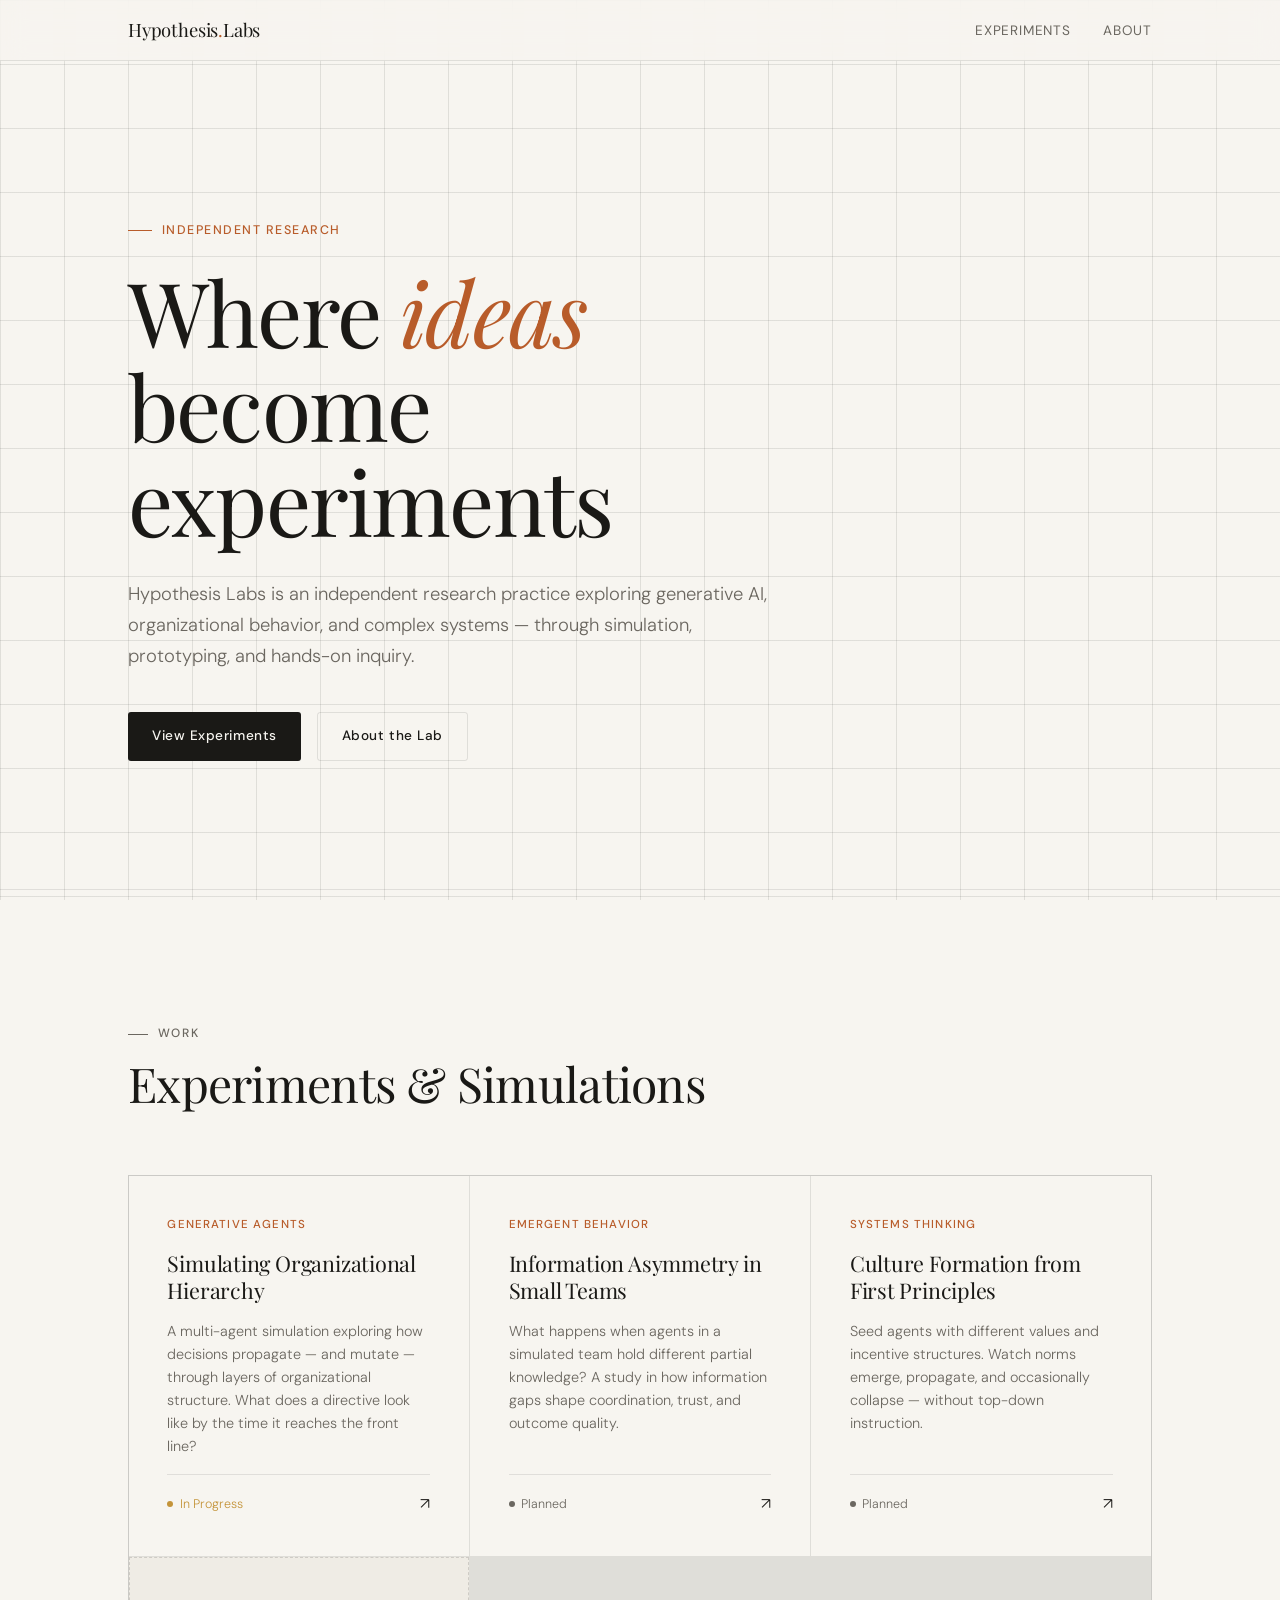
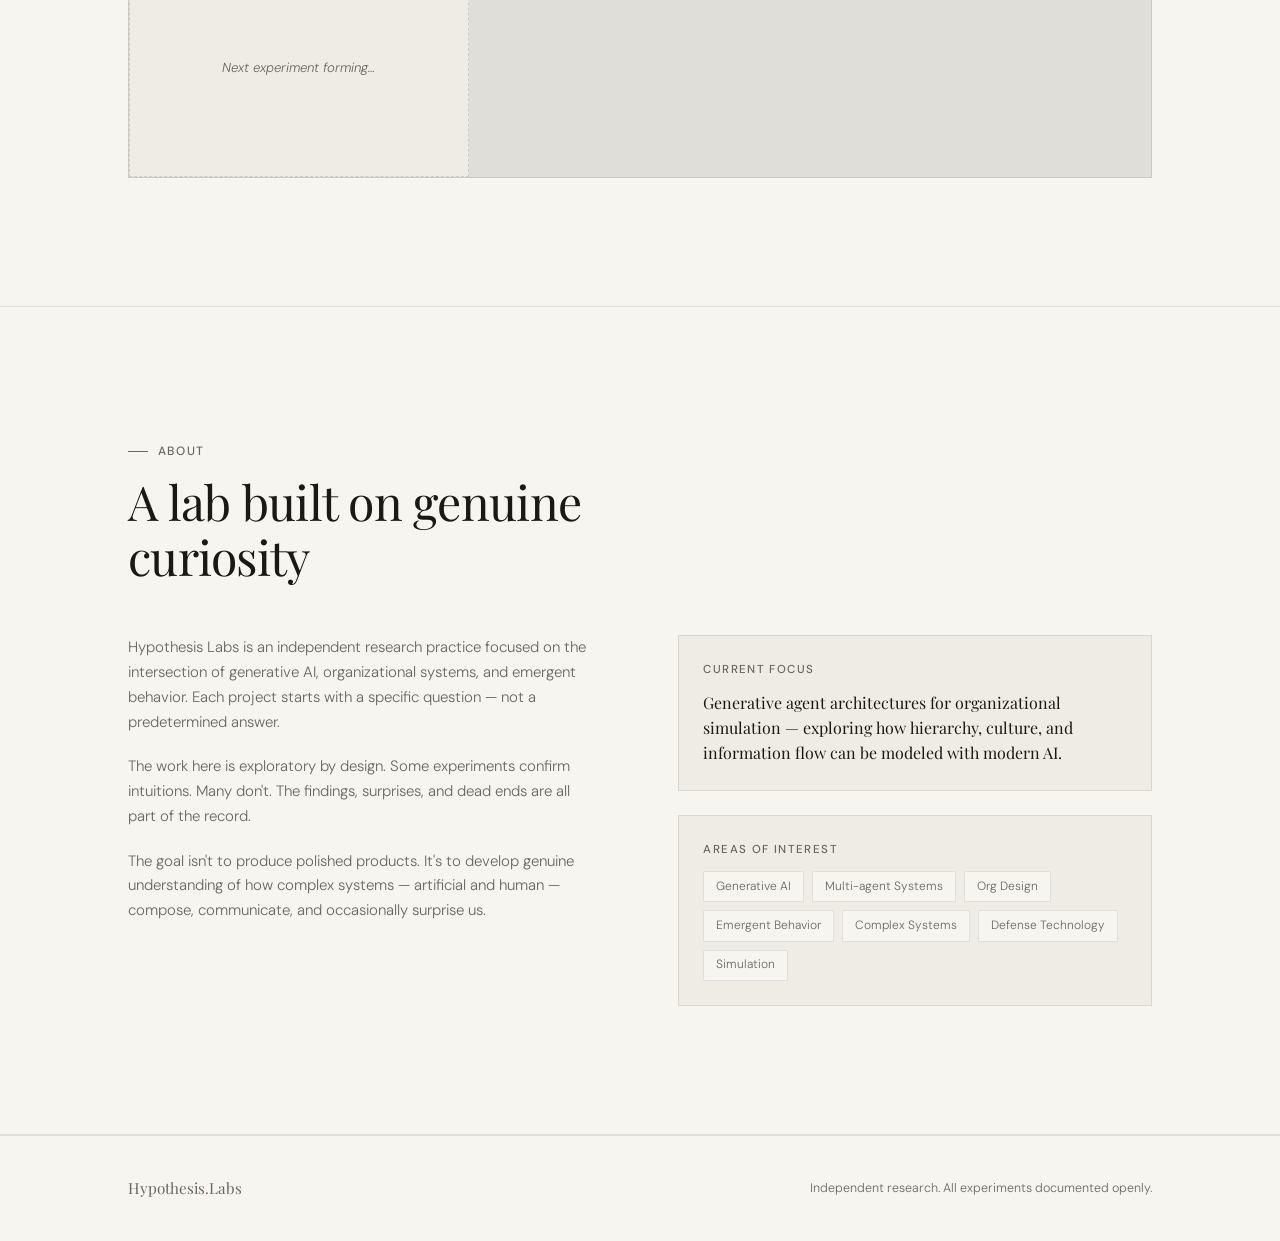
<file: index.html>
<!DOCTYPE html>
<html lang="en">
<head>
  <meta charset="UTF-8" />
  <meta name="viewport" content="width=device-width, initial-scale=1.0" />
  <meta name="description" content="Hypothesis Labs — Independent research exploring generative AI, organizational behavior, and complex systems." />
  <title>Hypothesis Labs</title>
  <link rel="preconnect" href="https://fonts.googleapis.com" />
  <link rel="preconnect" href="https://fonts.gstatic.com" crossorigin />
  <link href="https://fonts.googleapis.com/css2?family=Playfair+Display:ital,wght@0,400;0,500;1,400&family=DM+Sans:wght@300;400;500&display=swap" rel="stylesheet" />
  <link rel="stylesheet" href="style.css" />
  <link rel="icon" href="favicon.svg" type="image/svg+xml" />

  <style>
    /* ─── HOME-SPECIFIC STYLES ─── */
    section { padding: clamp(4rem, 10vw, 8rem) 0; }

    #hero {
      padding-top: calc(60px + clamp(5rem, 12vw, 10rem));
      padding-bottom: clamp(4rem, 10vw, 8rem);
      border-bottom: 1px solid var(--rule);
    }
    .hero-eyebrow {
      display: inline-flex;
      align-items: center;
      gap: 0.6rem;
      font-size: 0.78rem;
      font-weight: 500;
      letter-spacing: 0.12em;
      text-transform: uppercase;
      color: var(--accent);
      margin-bottom: 1.5rem;
      opacity: 0;
      animation: fadeUp 0.7s 0.1s forwards;
    }
    .hero-eyebrow::before {
      content: ''; display: block;
      width: 24px; height: 1px;
      background: var(--accent);
    }
    .hero-title {
      font-family: var(--serif);
      font-size: clamp(2.8rem, 7vw, 6rem);
      font-weight: 400;
      line-height: 1.05;
      letter-spacing: -0.02em;
      max-width: 14ch;
      opacity: 0;
      animation: fadeUp 0.7s 0.2s forwards;
    }
    .hero-title em { font-style: italic; color: var(--accent); }
    .hero-sub {
      margin-top: 2rem;
      max-width: 50ch;
      font-size: clamp(1rem, 1.5vw, 1.15rem);
      color: var(--ink-muted);
      line-height: 1.7;
      opacity: 0;
      animation: fadeUp 0.7s 0.35s forwards;
    }
    .hero-cta {
      margin-top: 2.5rem;
      display: flex;
      gap: 1rem;
      flex-wrap: wrap;
      opacity: 0;
      animation: fadeUp 0.7s 0.5s forwards;
    }

    #experiments { border-bottom: 1px solid var(--rule); }
    .experiments-header {
      display: flex;
      align-items: flex-end;
      justify-content: space-between;
      margin-bottom: clamp(2.5rem, 5vw, 4rem);
      gap: 2rem;
      flex-wrap: wrap;
    }
    .experiments-grid {
      display: grid;
      grid-template-columns: repeat(auto-fill, minmax(320px, 1fr));
      gap: 1.5px;
      background: var(--rule);
      border: 1px solid var(--rule);
    }
    .experiment-card {
      background: var(--bg);
      padding: clamp(1.5rem, 3vw, 2.5rem);
      display: flex;
      flex-direction: column;
      gap: 1rem;
      text-decoration: none;
      color: inherit;
      transition: background 0.2s;
      position: relative;
      overflow: hidden;
    }
    .experiment-card::after {
      content: '';
      position: absolute;
      bottom: 0; left: 0;
      height: 2px; width: 0;
      background: var(--accent);
      transition: width 0.3s ease;
    }
    .experiment-card:hover { background: var(--surface); }
    .experiment-card:hover::after { width: 100%; }
    .card-tag {
      font-size: 0.72rem;
      font-weight: 500;
      letter-spacing: 0.1em;
      text-transform: uppercase;
      color: var(--accent);
    }
    .card-title {
      font-family: var(--serif);
      font-size: clamp(1.1rem, 2vw, 1.35rem);
      font-weight: 400;
      line-height: 1.25;
      letter-spacing: -0.01em;
    }
    .card-desc {
      font-size: 0.9rem;
      color: var(--ink-muted);
      line-height: 1.6;
      flex: 1;
    }
    .card-meta {
      display: flex;
      align-items: center;
      justify-content: space-between;
      padding-top: 1rem;
      border-top: 1px solid var(--rule);
      font-size: 0.78rem;
    }
    .card-status {
      display: inline-flex;
      align-items: center;
      gap: 0.4rem;
    }
    .card-status::before {
      content: ''; display: block;
      width: 6px; height: 6px;
      border-radius: 50%;
      background: currentColor;
    }
    .status-active  { color: #4A9B6F; }
    .status-wip     { color: #C4943A; }
    .status-planned { color: var(--ink-muted); }
    .card-arrow { font-size: 1rem; transition: transform 0.2s; }
    .experiment-card:hover .card-arrow { transform: translate(3px, -3px); }

    .card-placeholder {
      background: var(--surface);
      border: 1.5px dashed rgba(26,25,22,0.15);
      display: flex;
      align-items: center;
      justify-content: center;
      min-height: 220px;
      cursor: default;
    }
    .card-placeholder span {
      font-size: 0.82rem;
      color: var(--ink-muted);
      font-style: italic;
    }

    #about { border-bottom: 1px solid var(--rule); }
    .about-grid {
      display: grid;
      grid-template-columns: 1fr 1fr;
      gap: clamp(2rem, 6vw, 6rem);
      align-items: start;
    }
    @media (max-width: 680px) { .about-grid { grid-template-columns: 1fr; } }
    .about-body p { color: var(--ink-muted); margin-bottom: 1.25rem; }
    .about-body p:last-child { margin-bottom: 0; }
    .about-aside { display: flex; flex-direction: column; gap: 1.5rem; }
    .aside-block {
      padding: 1.5rem;
      background: var(--surface);
      border: 1px solid var(--rule);
    }
    .aside-block-label {
      font-size: 0.72rem;
      font-weight: 500;
      letter-spacing: 0.12em;
      text-transform: uppercase;
      color: var(--ink-muted);
      margin-bottom: 0.75rem;
    }
    .aside-block-content {
      font-family: var(--serif);
      font-size: 1rem;
      line-height: 1.55;
    }
  </style>
</head>
<body>

  <nav>
    <div class="container">
      <a class="nav-logo" href="/">Hypothesis<span>.</span>Labs</a>
      <ul class="nav-links">
        <li><a href="#experiments">Experiments</a></li>
        <li><a href="#about">About</a></li>
      </ul>
    </div>
  </nav>

  <!-- HERO -->
  <section id="hero">
    <div class="container">
      <div class="hero-eyebrow">Independent Research</div>
      <h1 class="hero-title">Where <em>ideas</em> become experiments</h1>
      <p class="hero-sub">
        Hypothesis Labs is an independent research practice exploring generative AI, organizational behavior, and complex systems — through simulation, prototyping, and hands-on inquiry.
      </p>
      <div class="hero-cta">
        <a href="#experiments" class="btn btn-primary">View Experiments</a>
        <a href="#about" class="btn btn-secondary">About the Lab</a>
      </div>
    </div>
  </section>

  <!-- EXPERIMENTS -->
  <section id="experiments">
    <div class="container">
      <div class="experiments-header reveal">
        <div>
          <div class="section-label">Work</div>
          <h2 class="section-title">Experiments &amp; Simulations</h2>
        </div>
      </div>
      <div class="experiments-grid">

        <!-- CARD: add new experiments by duplicating this block -->
        <a href="experiments/org-hierarchy.html" class="experiment-card reveal">
          <div class="card-tag">Generative Agents</div>
          <div class="card-title">Simulating Organizational Hierarchy</div>
          <div class="card-desc">A multi-agent simulation exploring how decisions propagate — and mutate — through layers of organizational structure. What does a directive look like by the time it reaches the front line?</div>
          <div class="card-meta">
            <span class="card-status status-wip">In Progress</span>
            <span class="card-arrow">↗</span>
          </div>
        </a>

        <a href="experiments/info-asymmetry.html" class="experiment-card reveal">
          <div class="card-tag">Emergent Behavior</div>
          <div class="card-title">Information Asymmetry in Small Teams</div>
          <div class="card-desc">What happens when agents in a simulated team hold different partial knowledge? A study in how information gaps shape coordination, trust, and outcome quality.</div>
          <div class="card-meta">
            <span class="card-status status-planned">Planned</span>
            <span class="card-arrow">↗</span>
          </div>
        </a>

        <a href="experiments/culture-formation.html" class="experiment-card reveal">
          <div class="card-tag">Systems Thinking</div>
          <div class="card-title">Culture Formation from First Principles</div>
          <div class="card-desc">Seed agents with different values and incentive structures. Watch norms emerge, propagate, and occasionally collapse — without top-down instruction.</div>
          <div class="card-meta">
            <span class="card-status status-planned">Planned</span>
            <span class="card-arrow">↗</span>
          </div>
        </a>

        <div class="experiment-card card-placeholder reveal">
          <span>Next experiment forming…</span>
        </div>

      </div>
    </div>
  </section>

  <!-- ABOUT -->
  <section id="about">
    <div class="container">
      <div class="section-label reveal">About</div>
      <h2 class="section-title reveal" style="margin-bottom: clamp(2rem, 4vw, 3.5rem); max-width: 20ch;">
        A lab built on genuine curiosity
      </h2>
      <div class="about-grid">
        <div class="about-body reveal">
          <p>Hypothesis Labs is an independent research practice focused on the intersection of generative AI, organizational systems, and emergent behavior. Each project starts with a specific question — not a predetermined answer.</p>
          <p>The work here is exploratory by design. Some experiments confirm intuitions. Many don't. The findings, surprises, and dead ends are all part of the record.</p>
          <p>The goal isn't to produce polished products. It's to develop genuine understanding of how complex systems — artificial and human — compose, communicate, and occasionally surprise us.</p>
        </div>
        <div class="about-aside reveal">
          <div class="aside-block">
            <div class="aside-block-label">Current Focus</div>
            <div class="aside-block-content">Generative agent architectures for organizational simulation — exploring how hierarchy, culture, and information flow can be modeled with modern AI.</div>
          </div>
          <div class="aside-block">
            <div class="aside-block-label">Areas of Interest</div>
            <div class="tag-list" style="margin-top:0.5rem;">
              <span class="tag">Generative AI</span>
              <span class="tag">Multi-agent Systems</span>
              <span class="tag">Org Design</span>
              <span class="tag">Emergent Behavior</span>
              <span class="tag">Complex Systems</span>
              <span class="tag">Defense Technology</span>
              <span class="tag">Simulation</span>
            </div>
          </div>
        </div>
      </div>
    </div>
  </section>

  <footer>
    <div class="container">
      <div class="footer-logo">Hypothesis<span>.</span>Labs</div>
      <div class="footer-note">Independent research. All experiments documented openly.</div>
    </div>
  </footer>

  <script>
    const reveals = document.querySelectorAll('.reveal');
    const observer = new IntersectionObserver((entries) => {
      entries.forEach(entry => {
        if (entry.isIntersecting) {
          const siblings = [...entry.target.parentElement.querySelectorAll('.reveal:not(.visible)')];
          const idx = siblings.indexOf(entry.target);
          entry.target.style.transitionDelay = `${idx * 0.07}s`;
          entry.target.classList.add('visible');
          observer.unobserve(entry.target);
        }
      });
    }, { threshold: 0.12 });
    reveals.forEach(el => observer.observe(el));
  </script>

</body>
</html>
</file>
<file: style.css>
/* =============================================
   HYPOTHESIS LABS — Global Stylesheet
   ============================================= */

/* ─── TOKENS ─── */
:root {
  --bg:        #F7F5F0;
  --surface:   #EFECE5;
  --ink:       #1A1916;
  --ink-muted: #6B6760;
  --accent:    #B85C2A;
  --rule:      rgba(26,25,22,0.1);
  --serif:     'Playfair Display', Georgia, serif;
  --sans:      'DM Sans', system-ui, sans-serif;
  --max:       1120px;
}

/* ─── RESET ─── */
*, *::before, *::after { box-sizing: border-box; margin: 0; padding: 0; }
html { scroll-behavior: smooth; }

body {
  background: var(--bg);
  color: var(--ink);
  font-family: var(--sans);
  font-weight: 300;
  line-height: 1.65;
  font-size: clamp(15px, 1.05vw, 17px);
  -webkit-font-smoothing: antialiased;
}

/* ─── GRID BACKGROUND ─── */
body::before {
  content: '';
  position: fixed;
  inset: 0;
  pointer-events: none;
  background-image:
    linear-gradient(var(--rule) 1px, transparent 1px),
    linear-gradient(90deg, var(--rule) 1px, transparent 1px);
  background-size: 64px 64px;
  z-index: 0;
}

/* ─── LAYOUT ─── */
.container {
  position: relative;
  z-index: 1;
  max-width: var(--max);
  margin: 0 auto;
  padding: 0 clamp(1.5rem, 5vw, 3rem);
}

/* ─── NAV ─── */
nav {
  position: fixed;
  top: 0; left: 0; right: 0;
  z-index: 100;
  backdrop-filter: blur(12px);
  -webkit-backdrop-filter: blur(12px);
  background: rgba(247,245,240,0.82);
  border-bottom: 1px solid var(--rule);
}

nav .container {
  display: flex;
  align-items: center;
  justify-content: space-between;
  height: 60px;
}

.nav-logo {
  font-family: var(--serif);
  font-size: 1.15rem;
  color: var(--ink);
  text-decoration: none;
  letter-spacing: -0.01em;
}
.nav-logo span { color: var(--accent); }

.nav-links {
  display: flex;
  gap: 2rem;
  list-style: none;
}
.nav-links a {
  font-size: 0.85rem;
  font-weight: 400;
  letter-spacing: 0.06em;
  text-transform: uppercase;
  color: var(--ink-muted);
  text-decoration: none;
  transition: color 0.2s;
}
.nav-links a:hover { color: var(--accent); }

.nav-back {
  display: inline-flex;
  align-items: center;
  gap: 0.5rem;
  font-size: 0.82rem;
  font-weight: 400;
  letter-spacing: 0.05em;
  color: var(--ink-muted);
  text-decoration: none;
  transition: color 0.2s;
}
.nav-back:hover { color: var(--accent); }
.nav-back svg { transition: transform 0.2s; }
.nav-back:hover svg { transform: translateX(-3px); }

/* ─── FOOTER ─── */
footer {
  padding: 2.5rem 0;
  border-top: 1px solid var(--rule);
}
footer .container {
  display: flex;
  align-items: center;
  justify-content: space-between;
  flex-wrap: wrap;
  gap: 1rem;
}
.footer-logo {
  font-family: var(--serif);
  font-size: 0.95rem;
  color: var(--ink-muted);
}
.footer-logo span { color: var(--accent); }
.footer-note { font-size: 0.78rem; color: var(--ink-muted); }

/* ─── SHARED COMPONENTS ─── */
.section-label {
  display: inline-flex;
  align-items: center;
  gap: 0.6rem;
  font-size: 0.75rem;
  font-weight: 500;
  letter-spacing: 0.14em;
  text-transform: uppercase;
  color: var(--ink-muted);
  margin-bottom: 0.75rem;
}
.section-label::before {
  content: '';
  display: block;
  width: 20px; height: 1px;
  background: var(--ink-muted);
}

.section-title {
  font-family: var(--serif);
  font-size: clamp(1.8rem, 4vw, 3rem);
  font-weight: 400;
  line-height: 1.15;
  letter-spacing: -0.015em;
}

.btn {
  display: inline-flex;
  align-items: center;
  gap: 0.5rem;
  padding: 0.75rem 1.5rem;
  font-family: var(--sans);
  font-size: 0.85rem;
  font-weight: 500;
  letter-spacing: 0.04em;
  text-decoration: none;
  border-radius: 3px;
  transition: all 0.2s;
  cursor: pointer;
  border: none;
}
.btn-primary  { background: var(--ink); color: var(--bg); }
.btn-primary:hover  { background: var(--accent); }
.btn-secondary { background: transparent; color: var(--ink); border: 1px solid var(--rule); }
.btn-secondary:hover { border-color: var(--ink); background: var(--surface); }

.tag-list { display: flex; flex-wrap: wrap; gap: 0.5rem; }
.tag {
  font-size: 0.75rem;
  padding: 0.3rem 0.75rem;
  background: var(--bg);
  border: 1px solid var(--rule);
  color: var(--ink-muted);
  border-radius: 2px;
}

/* ─── ANIMATIONS ─── */
@keyframes fadeUp {
  from { opacity: 0; transform: translateY(18px); }
  to   { opacity: 1; transform: translateY(0); }
}
.reveal {
  opacity: 0;
  transform: translateY(16px);
  transition: opacity 0.6s ease, transform 0.6s ease;
}
.reveal.visible { opacity: 1; transform: translateY(0); }

/* ─── PROSE (used on experiment pages) ─── */
.prose h2 {
  font-family: var(--serif);
  font-size: clamp(1.35rem, 2.5vw, 1.9rem);
  font-weight: 400;
  line-height: 1.2;
  letter-spacing: -0.015em;
  margin: 3rem 0 1rem;
  padding-top: 1rem;
  border-top: 1px solid var(--rule);
  scroll-margin-top: 80px;
}
.prose h2:first-child { margin-top: 0; border-top: none; padding-top: 0; }
.prose h3 {
  font-family: var(--serif);
  font-size: clamp(1.05rem, 1.8vw, 1.25rem);
  font-weight: 500;
  font-style: italic;
  margin: 2rem 0 0.75rem;
}
.prose p { color: var(--ink-muted); margin-bottom: 1.25rem; line-height: 1.75; }
.prose strong { color: var(--ink); font-weight: 500; }
.prose ul, .prose ol { color: var(--ink-muted); padding-left: 1.5rem; margin-bottom: 1.25rem; }
.prose li { margin-bottom: 0.4rem; line-height: 1.7; }
.prose a { color: var(--accent); text-decoration: underline; text-decoration-thickness: 1px; text-underline-offset: 3px; }
.prose a:hover { opacity: 0.7; }
.prose hr { border: none; border-top: 1px solid var(--rule); margin: 2.5rem 0; }
.prose blockquote {
  border-left: 3px solid var(--accent);
  padding: 1rem 1.5rem;
  margin: 2rem 0;
  background: var(--surface);
  font-family: var(--serif);
  font-size: 1.05rem;
  font-style: italic;
  color: var(--ink);
  line-height: 1.6;
}
.prose blockquote cite {
  display: block;
  margin-top: 0.75rem;
  font-family: var(--sans);
  font-size: 0.78rem;
  font-style: normal;
  letter-spacing: 0.06em;
  text-transform: uppercase;
  color: var(--ink-muted);
}
.prose code {
  font-family: 'Courier New', monospace;
  font-size: 0.85em;
  background: var(--surface);
  padding: 0.15em 0.4em;
  border-radius: 2px;
  color: var(--accent);
}
.prose pre {
  background: var(--surface);
  border: 1px solid var(--rule);
  padding: 1.25rem 1.5rem;
  overflow-x: auto;
  margin: 1.5rem 0;
  border-radius: 3px;
}
.prose pre code { background: none; padding: 0; color: var(--ink); font-size: 0.88rem; }

/* ─── CALLOUT ─── */
.callout {
  padding: 1.25rem 1.5rem;
  border: 1px solid var(--rule);
  background: var(--surface);
  margin: 2rem 0;
  border-left: 3px solid var(--accent);
}
.callout-label {
  font-size: 0.7rem;
  font-weight: 500;
  letter-spacing: 0.12em;
  text-transform: uppercase;
  color: var(--accent);
  margin-bottom: 0.5rem;
}
.callout p { font-size: 0.92rem; margin-bottom: 0; }

/* ─── MEDIA BLOCKS ─── */
.media-full { margin: 2.5rem 0; }
.media-full img, .media-full video, .media-full iframe {
  width: 100%; height: auto; display: block;
  border: 1px solid var(--rule);
}
.media-grid {
  display: grid;
  grid-template-columns: 1fr 1fr;
  gap: 1rem;
  margin: 2.5rem 0;
}
@media (max-width: 560px) { .media-grid { grid-template-columns: 1fr; } }
.media-grid img, .media-grid video {
  width: 100%; height: auto; display: block;
  border: 1px solid var(--rule);
  object-fit: cover;
}
.media-video {
  position: relative;
  width: 100%;
  padding-bottom: 56.25%;
  height: 0;
  overflow: hidden;
  border: 1px solid var(--rule);
  margin: 2.5rem 0;
}
.media-video iframe {
  position: absolute;
  top: 0; left: 0;
  width: 100%; height: 100%;
  border: none;
}
.media-inline { margin: 2.5rem auto; max-width: 560px; }
.media-inline img { width: 100%; height: auto; display: block; border: 1px solid var(--rule); }
.media-caption {
  margin-top: 0.6rem;
  font-size: 0.78rem;
  color: var(--ink-muted);
  font-style: italic;
}
</file>
